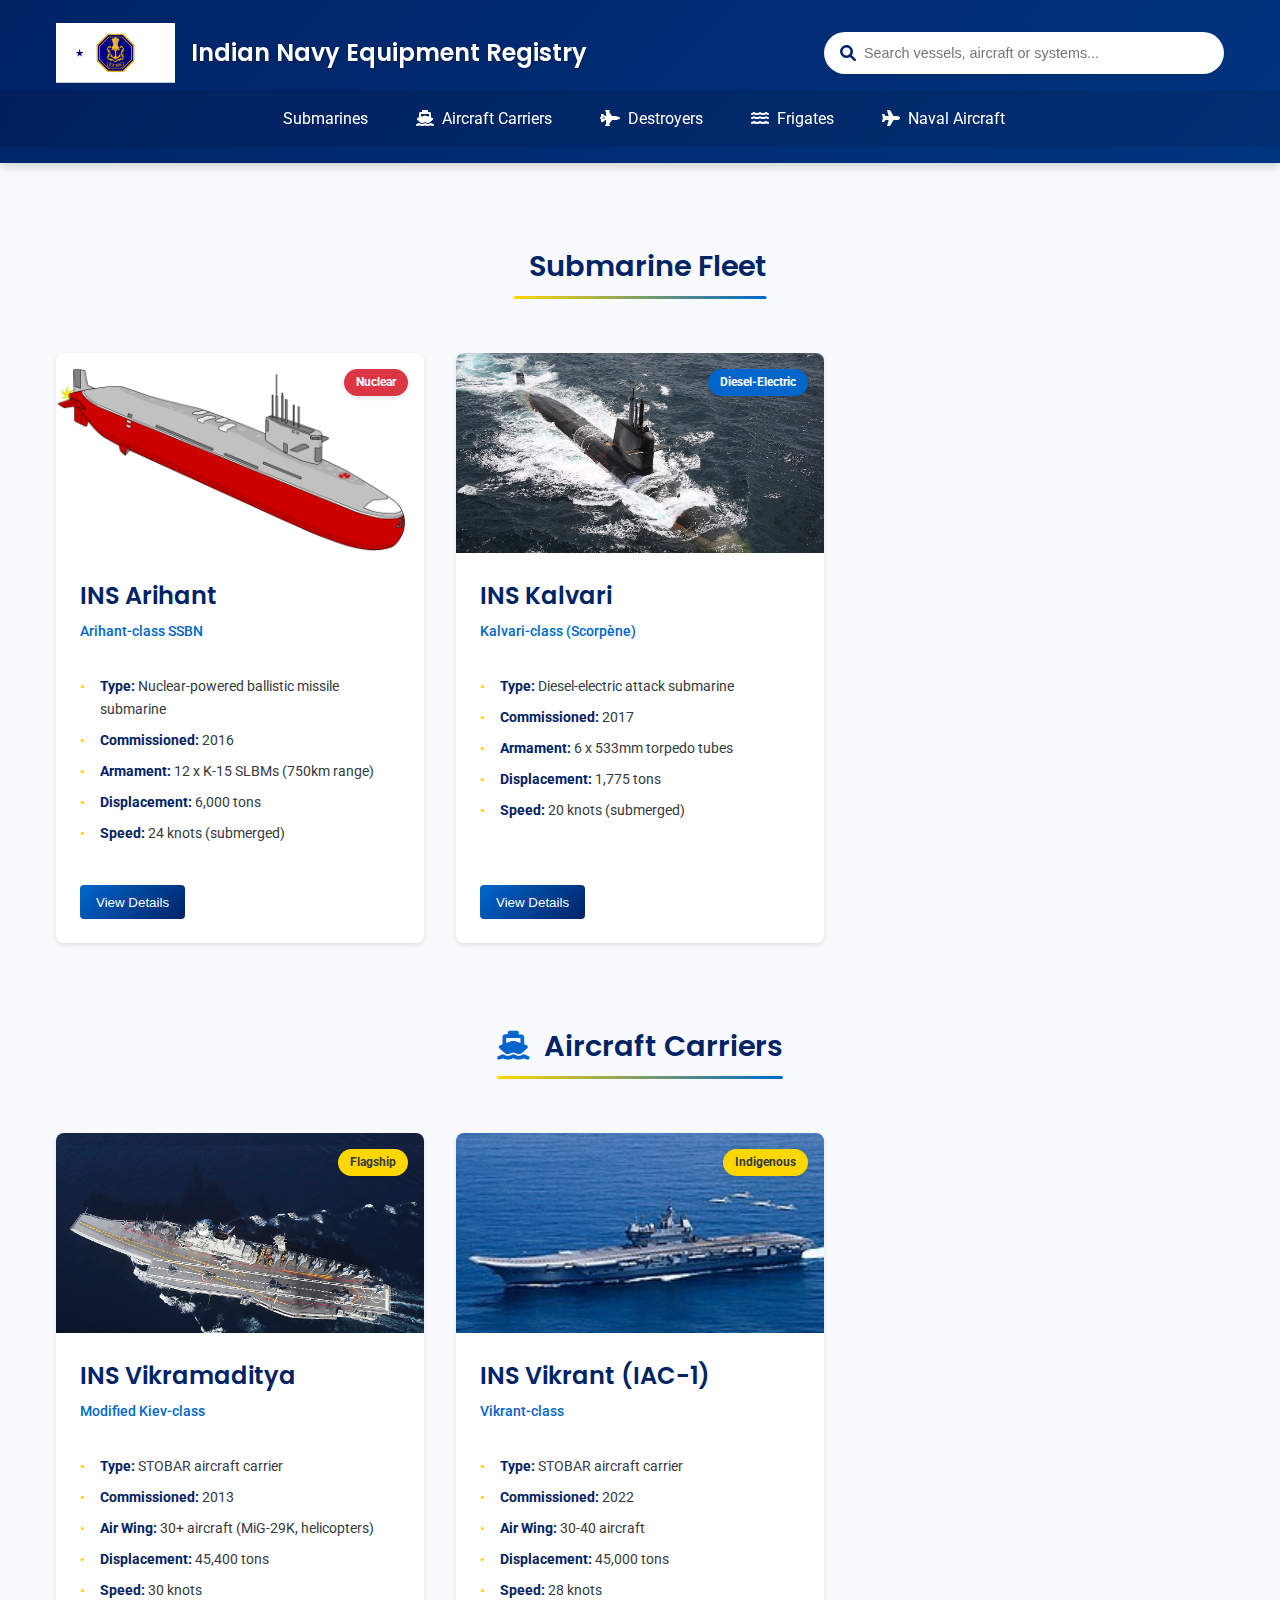
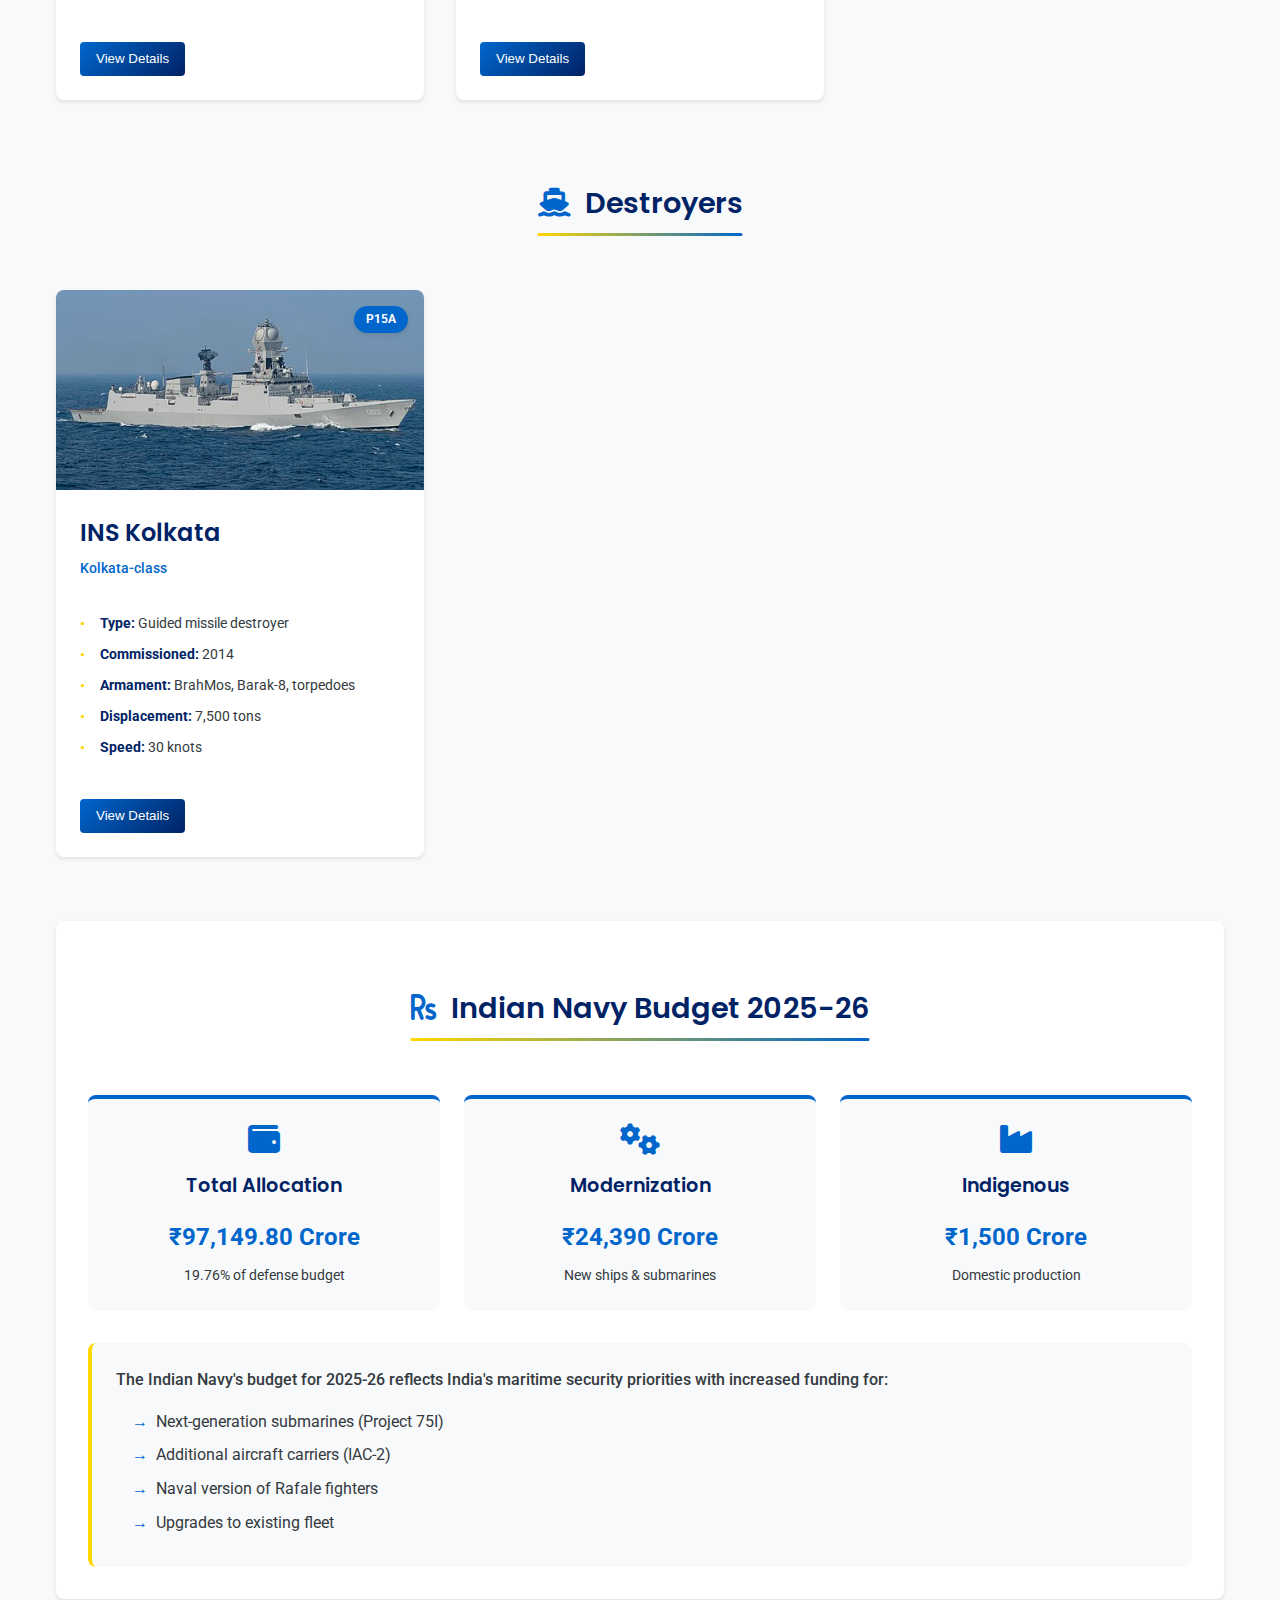
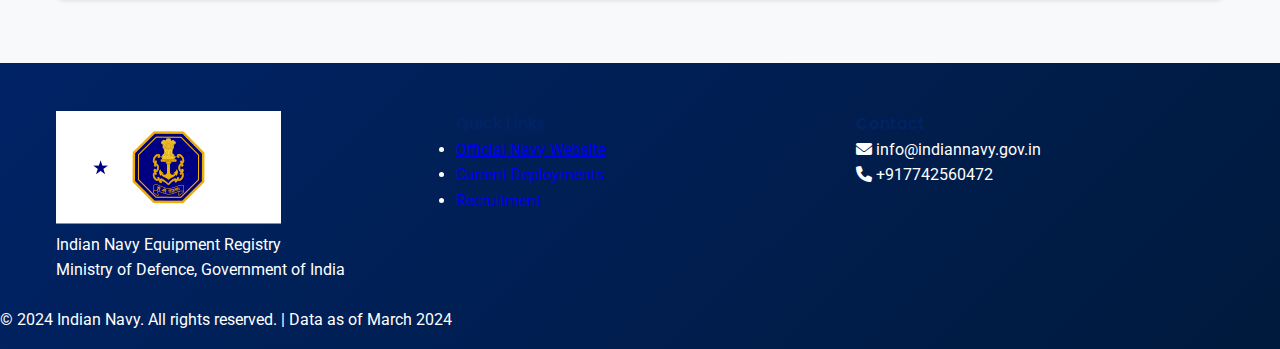
<file: index.html>
<!DOCTYPE html>
<html lang="en">
<head>
    <meta charset="UTF-8">
    <meta name="viewport" content="width=device-width, initial-scale=1.0">
    <title>Indian Navy - Complete Equipment Profile</title>
    <link rel="icon" type="image/webp" href="images/indn.webp">
    <link rel="stylesheet" href="styles.css">
    <link href="https://fonts.googleapis.com/css2?family=Poppins:wght@300;400;600;700&family=Roboto:wght@400;500&display=swap" rel="stylesheet">
    <link rel="stylesheet" href="https://cdnjs.cloudflare.com/ajax/libs/font-awesome/6.0.0-beta3/css/all.min.css">
</head>
<body>
    <header class="navy-header">
        <div class="header-content">
            <div class="logo-container">
                <img src="navy logo.png" alt="Indian Navy Logo" class="navy-logo">
                <h1>Indian Navy Equipment Registry</h1>
            </div>
            <div class="search-container">
                <input type="text" id="search" placeholder="Search vessels, aircraft or systems..." onkeyup="searchFunction()">
                <i class="fas fa-search search-icon"></i>
            </div>
        </div>
        <nav class="nav-menu">
            <ul>
                <li><a href="#submarines"><i class="fas fa-submarine"></i> Submarines</a></li>
                <li><a href="#carriers"><i class="fas fa-ship"></i> Aircraft Carriers</a></li>
                <li><a href="#destroyers"><i class="fas fa-fighter-jet"></i> Destroyers</a></li>
                <li><a href="#frigates"><i class="fas fa-water"></i> Frigates</a></li>
                <li><a href="#aircraft"><i class="fas fa-plane"></i> Naval Aircraft</a></li>
            </ul>
        </nav>
    </header>

    <main class="container">
        <!-- Submarines Section -->
        <section id="submarines" class="equipment-section">
            <h2 class="section-title"><i class="fas fa-submarine"></i> Submarine Fleet</h2>
            
            <div class="equipment-grid">
                <!-- Arihant Class -->
                <article class="equipment-card nuclear">
                    <div class="card-image">
                        <img src="images/Arihant_1.png" alt="INS Arihant">
                        <span class="badge">Nuclear</span>
                    </div>
                    <div class="card-content">
                        <h3>INS Arihant</h3>
                        <p class="class-name">Arihant-class SSBN</p>
                        <ul class="spec-list">
                            <li><strong>Type:</strong> Nuclear-powered ballistic missile submarine</li>
                            <li><strong>Commissioned:</strong> 2016</li>
                            <li><strong>Armament:</strong> 12 x K-15 SLBMs (750km range)</li>
                            <li><strong>Displacement:</strong> 6,000 tons</li>
                            <li><strong>Speed:</strong> 24 knots (submerged)</li>
                        </ul>
                        <a href="https://en.wikipedia.org/wiki/Kalvari-class_submarine_(2015)" >
                        <button class="details-btn">View Details</button></a>
                    </div>
                </article>

                <!-- Kalvari Class -->
                <article class="equipment-card">
                    <div class="card-image">
                        <img src="images/INS_Kalvari_(S21)_at_sea.jpg" alt="INS Kalvari">
                        <span class="badge">Diesel-Electric</span>
                    </div>
                    <div class="card-content">
                        <h3>INS Kalvari</h3>
                        <p class="class-name">Kalvari-class (Scorpène)</p>
                        <ul class="spec-list">
                            <li><strong>Type:</strong> Diesel-electric attack submarine</li>
                            <li><strong>Commissioned:</strong> 2017</li>
                            <li><strong>Armament:</strong> 6 x 533mm torpedo tubes</li>
                            <li><strong>Displacement:</strong> 1,775 tons</li>
                            <li><strong>Speed:</strong> 20 knots (submerged)</li>
                        </ul>
                        <a href="https://en.wikipedia.org/wiki/Kalvari-class_submarine_(2015)" >
                        <button class="details-btn">View Details</button></a>
                    </div>
                </article>

                <!-- Additional submarine cards would follow same pattern -->
            </div>
        </section>

        <!-- Aircraft Carriers Section -->
        <section id="carriers" class="equipment-section">
            <h2 class="section-title"><i class="fas fa-ship"></i> Aircraft Carriers</h2>
            
            <div class="equipment-grid">
                <!-- INS Vikramaditya -->
                <article class="equipment-card carrier">
                    <div class="card-image">
                        <img src="images/INS_Vikramaditya_(R33)_at_sea_with_its_full_complement_of_fighters.jpg" alt="INS Vikramaditya">
                        <span class="badge">Flagship</span>
                    </div>
                    <div class="card-content">
                        <h3>INS Vikramaditya</h3>
                        <p class="class-name">Modified Kiev-class</p>
                        <ul class="spec-list">
                            <li><strong>Type:</strong> STOBAR aircraft carrier</li>
                            <li><strong>Commissioned:</strong> 2013</li>
                            <li><strong>Air Wing:</strong> 30+ aircraft (MiG-29K, helicopters)</li>
                            <li><strong>Displacement:</strong> 45,400 tons</li>
                            <li><strong>Speed:</strong> 30 knots</li>
                        </ul>
                        <a href="https://en.wikipedia.org/wiki/Kiev-class_aircraft_carrier" >
                        <button class="details-btn">View Details</button></a>
                    </div>
                </article>

                <!-- INS Vikrant -->
                <article class="equipment-card carrier indigenous">
                    <div class="card-image">
                        <img src="images/INS_VIkrant_(R11)_underway_in_the_Arabian_Sea_with_4_Mig-29K_Fighter_Jet_performing_flypast.jpg" alt="INS Vikrant">
                        <span class="badge">Indigenous</span>
                    </div>
                    <div class="card-content">
                        <h3>INS Vikrant (IAC-1)</h3>
                        <p class="class-name">Vikrant-class</p>
                        <ul class="spec-list">
                            <li><strong>Type:</strong> STOBAR aircraft carrier</li>
                            <li><strong>Commissioned:</strong> 2022</li>
                            <li><strong>Air Wing:</strong> 30-40 aircraft</li>
                            <li><strong>Displacement:</strong> 45,000 tons</li>
                            <li><strong>Speed:</strong> 28 knots</li>
                        </ul>
                        <a href="https://en.wikipedia.org/wiki/Vikrant-class_aircraft_carrier" >
                        <button class="details-btn">View Details</button></a>
                    </div>
                </article>
            </div>
        </section>

        <!-- Destroyers Section -->
        <section id="destroyers" class="equipment-section">
            <h2 class="section-title"><i class="fas fa-ship"></i> Destroyers</h2>
            
            <div class="equipment-grid">
                <!-- Kolkata Class -->
                <article class="equipment-card destroyer">
                    <div class="card-image">
                        <img src="images/ins kolkata.jpg" alt="INS Kolkata" align="center">
                        <span class="badge">P15A</span>
                    </div>
                    <div class="card-content">
                        <h3>INS Kolkata</h3>
                        <p class="class-name">Kolkata-class</p>
                        <ul class="spec-list">
                            <li><strong>Type:</strong> Guided missile destroyer</li>
                            <li><strong>Commissioned:</strong> 2014</li>
                            <li><strong>Armament:</strong> BrahMos, Barak-8, torpedoes</li>
                            <li><strong>Displacement:</strong> 7,500 tons</li>
                            <li><strong>Speed:</strong> 30 knots</li>
                        </ul>
                        <a href="https://en.wikipedia.org/wiki/INS_Kolkata" >
                        <button class="details-btn">View Details</button></a>
                    </div>
                </article>

                <!-- Additional destroyer cards would follow same pattern -->
            </div>
        </article>
    </section>
        <!-- Additional destroyer cards would follow same pattern -->
    </div>
</section>

        <!-- Budget Section -->
        <section class="budget-section">
            <h2 class="section-title"><i class="fas fa-rupee-sign"></i> Indian Navy Budget 2025-26</h2>
            <div class="budget-highlights">
                <div class="budget-card total">
                    <i class="fas fa-wallet"></i>
                    <h3>Total Allocation</h3>
                    <p class="highlight">₹97,149.80 Crore</p>
                    <p>19.76% of defense budget</p>
                </div>
                <div class="budget-card modernization">
                    <i class="fas fa-cogs"></i>
                    <h3>Modernization</h3>
                    <p class="highlight">₹24,390 Crore</p>
                    <p>New ships & submarines</p>
                </div>
                <div class="budget-card indigenous">
                    <i class="fas fa-industry"></i>
                    <h3>Indigenous</h3>
                    <p class="highlight">₹1,500 Crore</p>
                    <p>Domestic production</p>
                </div>
            </div>
            <div class="budget-details">
                <p>The Indian Navy's budget for 2025-26 reflects India's maritime security priorities with increased funding for:</p>
                <ul>
                    <li>Next-generation submarines (Project 75I)</li>
                    <li>Additional aircraft carriers (IAC-2)</li>
                    <li>Naval version of Rafale fighters</li>
                    <li>Upgrades to existing fleet</li>
                </ul>
            </div>
        </section>
    </main>

    <footer class="navy-footer">
        <div class="footer-content">
            <div class="footer-section">
                <img src="navy logo.png" alt="Indian Navy Logo" class="footer-logo">
                <p>Indian Navy Equipment Registry<br>Ministry of Defence, Government of India</p>
            </div>
            <div class="footer-section">
                <h4>Quick Links</h4>
                <ul>
                    <li><a href="#">Official Navy Website</a></li>
                    <li><a href="#">Current Deployments</a></li>
                    <li><a href="#">Recruitment</a></li>
                </ul>
            </div>
            <div class="footer-section">
                <h4>Contact</h4>
                <p><i class="fas fa-envelope"></i> info@indiannavy.gov.in</p>
                <p><i class="fas fa-phone"></i> +917742560472</p>
            </div>
        </div>
        <div class="copyright">
            <p>© 2024 Indian Navy. All rights reserved. | Data as of March 2024</p>
        </div>
    </footer>

    <script>
        function searchFunction() {
            // Search functionality implementation
        }
    </script>
</body>
</html>
</file>
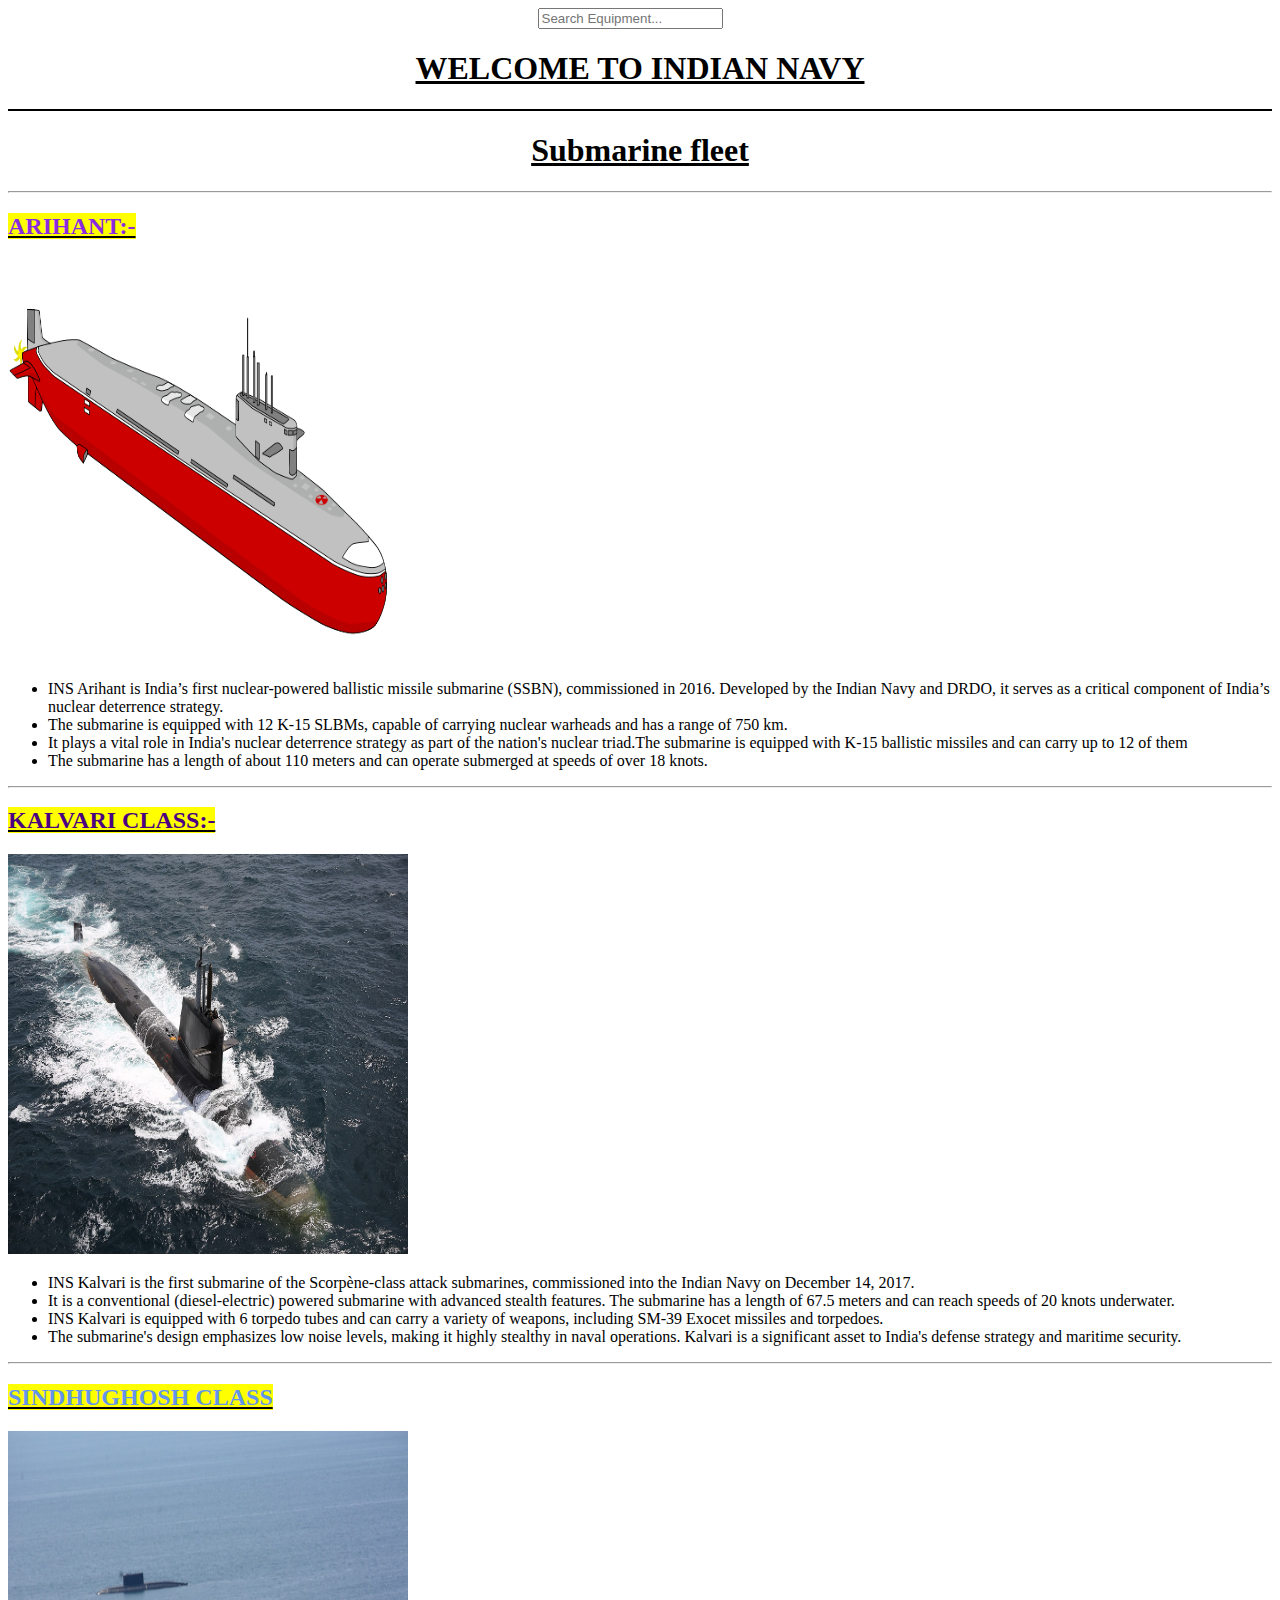
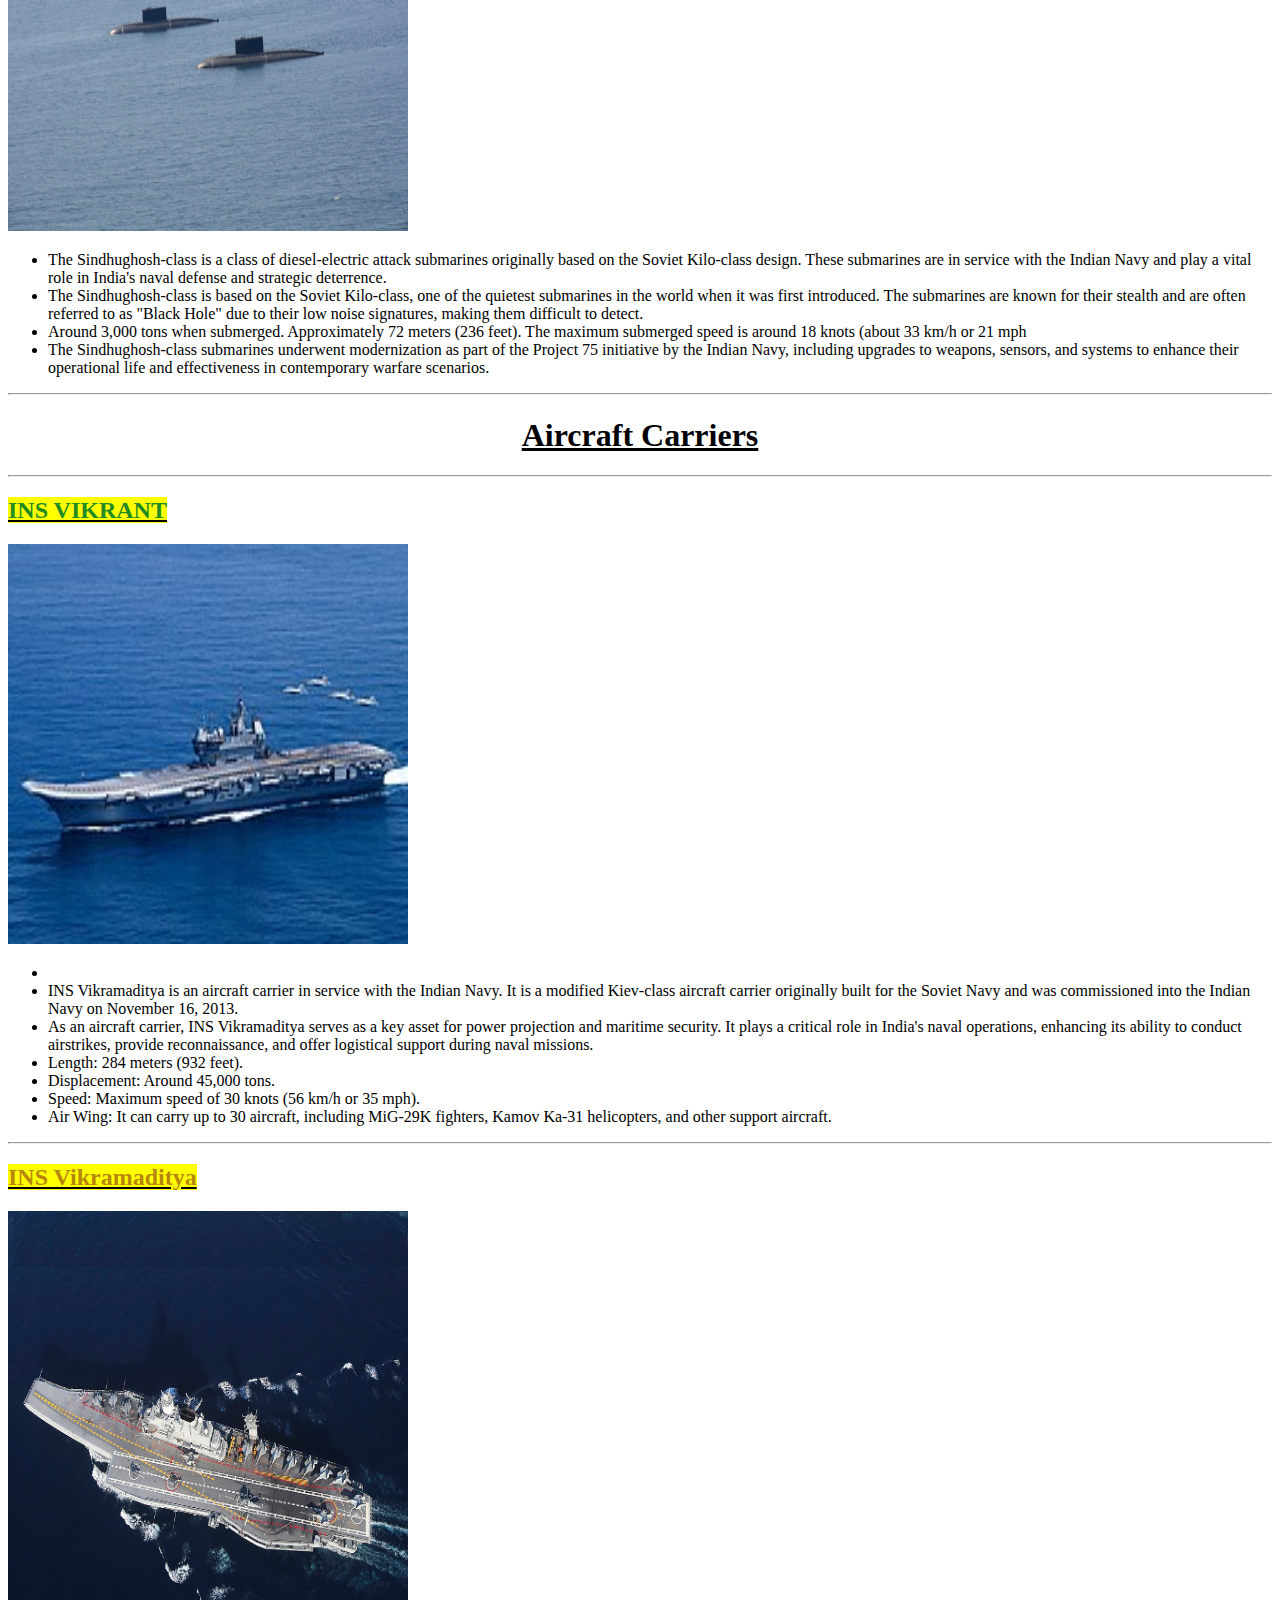
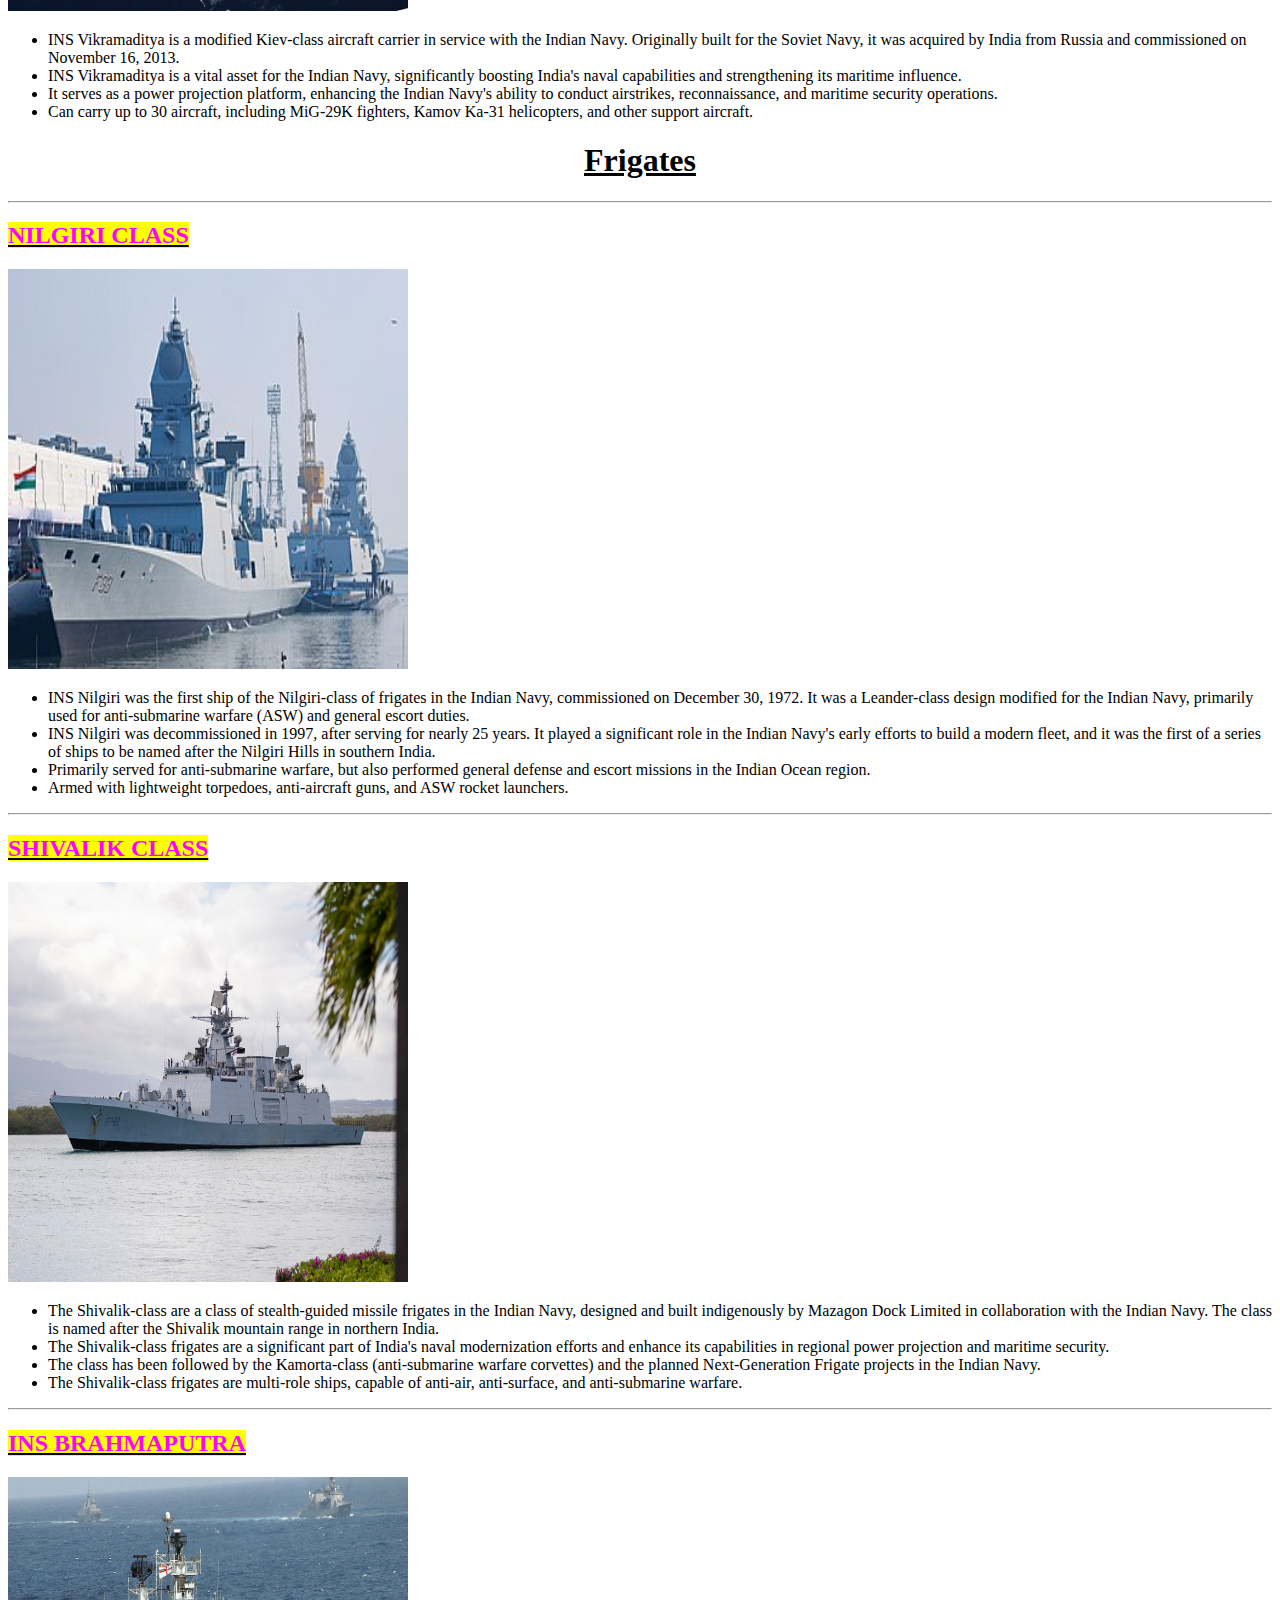
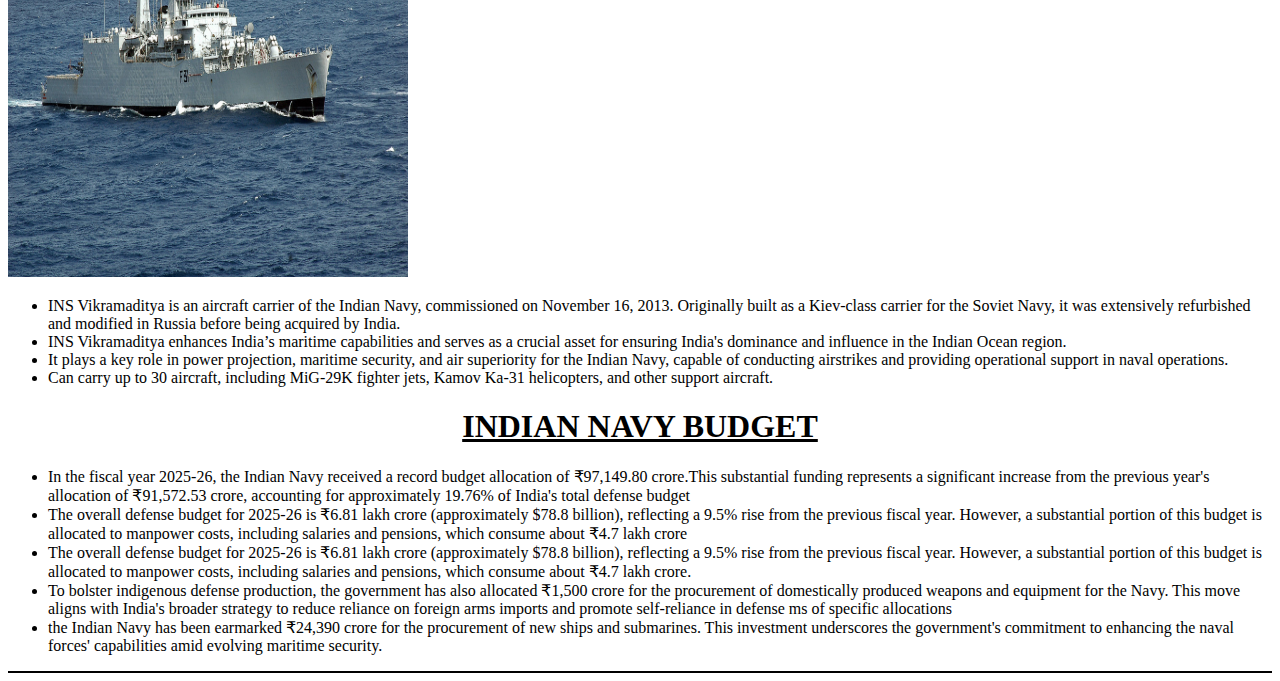
<file: index4.html>
<!DOCTYPE html>
<html lang="en">
<head>
  
    <title> INDIAN NAVY</title>
    <link rel="icon" type="images.webp" href="images/indn.webp">
</head>
<body >
    <header>
    <section class="search-section" align="center" >
        <input type="text" id="search" placeholder="Search Equipment..." onkeyup="searchFunction()">
    </section></header>
    <h1 align="center"><u> WELCOME TO INDIAN NAVY </u></h1>
    <hr border="3px" color="black">
    <h1 align="center"><u><b>Submarine fleet</b></u></h1><hr>
    <h2 border="3" align="left" > <u><b><mark style="color: blueviolet;">ARIHANT:-</mark></b></u></h2>
    <img src="images/Arihant_1.png"  sizes="400px" width="400px" height="400px" >
    <ul>
<li>INS Arihant is India’s first nuclear-powered ballistic missile submarine (SSBN), commissioned in 2016. Developed by the Indian Navy and DRDO, it serves as a critical component of India’s nuclear deterrence strategy. </li>
<li>The submarine is equipped with 12 K-15 SLBMs, capable of carrying nuclear warheads and has a range of 750 km. </li>
<li>It plays a vital role in India's nuclear deterrence strategy as part of the nation's nuclear triad.The submarine is equipped with K-15 ballistic missiles and can carry up to 12 of them</li>
<li> The submarine has a length of about 110 meters and can operate submerged at speeds of over 18 knots.</li>
    </ul><hr>
    <h2 border="3" align="left"><u><b> <mark style="color: indigo;">KALVARI CLASS:-</mark></b></u></h2>
    <img src="images/INS_Kalvari_(S21)_at_sea.jpg" sizes="400px" width="400px" height="400px" >
<ul>
<li>INS Kalvari is the first submarine of the Scorpène-class attack submarines, commissioned into the Indian Navy on December 14, 2017.</li>
<li>It is a conventional (diesel-electric) powered submarine with advanced stealth features. The submarine has a length of 67.5 meters and can reach speeds of 20 knots underwater.</li>
<li>INS Kalvari is equipped with 6 torpedo tubes and can carry a variety of weapons, including SM-39 Exocet missiles and torpedoes.</li>
<li>The submarine's design emphasizes low noise levels, making it highly stealthy in naval operations. Kalvari is a significant asset to India's defense strategy and maritime security.</li>
</ul><hr>
<h2 border="3" align="left"> <u><b><mark style="color: cornflowerblue;">SINDHUGHOSH CLASS</mark></b></u></h2>
<img src="images/Indian_Navy_submarines_on_Submarine_Day_2022_01.jpg" sizes="400px" width="400px" height="400px">
<ul>
<li>The Sindhughosh-class is a class of diesel-electric attack submarines originally based on the Soviet Kilo-class design. These submarines are in service with the Indian Navy and play a vital role in India's naval defense and strategic deterrence.</li>
<li>The Sindhughosh-class is based on the Soviet Kilo-class, one of the quietest submarines in the world when it was first introduced. The submarines are known for their stealth and are often referred to as "Black Hole" due to their low noise signatures, making them difficult to detect.</li>
<li> Around 3,000 tons when submerged. Approximately 72 meters (236 feet). The maximum submerged speed is around 18 knots (about 33 km/h or 21 mph</li>
<li>The Sindhughosh-class submarines underwent modernization as part of the Project 75 initiative by the Indian Navy, including upgrades to weapons, sensors, and systems to enhance their operational life and effectiveness in contemporary warfare scenarios.</li></ul>
<hr>
    <h1 align="center"> <u><b>Aircraft Carriers</b></u></h1><hr>
    <h2 align="left"><u><b><mark style="color: forestgreen;">INS VIKRANT</mark></b></u></h2>
    <img src="images/INS_VIkrant_(R11)_underway_in_the_Arabian_Sea_with_4_Mig-29K_Fighter_Jet_performing_flypast.jpg" sizes="400px" width="400px" height="400px" >
    <ul>
        <li></li>
<li>INS Vikramaditya is an aircraft carrier in service with the Indian Navy. It is a modified Kiev-class aircraft carrier originally built for the Soviet Navy and was commissioned into the Indian Navy on November 16, 2013.</li>
<li>As an aircraft carrier, INS Vikramaditya serves as a key asset for power projection and maritime security. It plays a critical role in India's naval operations, enhancing its ability to conduct airstrikes, provide reconnaissance, and offer logistical support during naval missions.</li>
<li>Length: 284 meters (932 feet).</li>
<li>Displacement: Around 45,000 tons.</li>
   <li> Speed: Maximum speed of 30 knots (56 km/h or 35 mph).</li>
    <li>Air Wing: It can carry up to 30 aircraft, including MiG-29K fighters, Kamov Ka-31 helicopters, and other support aircraft.</li>
    </ul><hr>
<h2 align="left"><u><b><mark style="color: darkgoldenrod;">INS Vikramaditya</mark></b></u></h2>
<img src="images/INS_Vikramaditya_(R33)_at_sea_with_its_full_complement_of_fighters.jpg" sizes="400px" width="400px" height="400px">
<ul>
    <li>INS Vikramaditya is a modified Kiev-class aircraft carrier in service with the Indian Navy. Originally built for the Soviet Navy, it was acquired by India from Russia and commissioned on November 16, 2013.</li>
<li>INS Vikramaditya is a vital asset for the Indian Navy, significantly boosting India's naval capabilities and strengthening its maritime influence.</li>
<li> It serves as a power projection platform, enhancing the Indian Navy's ability to conduct airstrikes, reconnaissance, and maritime security operations.</li>
<li>Can carry up to 30 aircraft, including MiG-29K fighters, Kamov Ka-31 helicopters, and other support aircraft.</li>
</ul>
<h1 align="center"><u><b>Frigates</b></u></h2><hr>
    <h2 align="left"> <u><b><mark style="color: fuchsia;"> NILGIRI CLASS</mark></b></u></h2>
    <img src="images/INS_Nilgiri,_INS_Surat_and_INS_Vagsheer_during_comissioning_ceremony.jpg" sizes="400px" width="400px" height="400px">
    <ul><li>INS Nilgiri was the first ship of the Nilgiri-class of frigates in the Indian Navy, commissioned on December 30, 1972. It was a Leander-class design modified for the Indian Navy, primarily used for anti-submarine warfare (ASW) and general escort duties.</li>
    <li>INS Nilgiri was decommissioned in 1997, after serving for nearly 25 years. It played a significant role in the Indian Navy's early efforts to build a modern fleet, and it was the first of a series of ships to be named after the Nilgiri Hills in southern India.</li>
    <li>Primarily served for anti-submarine warfare, but also performed general defense and escort missions in the Indian Ocean region.</li>
    <li> Armed with lightweight torpedoes, anti-aircraft guns, and ASW rocket launchers.</li>
    </ul><hr>
    <h2 align="left"> <u><b><mark style="color: fuchsia;"> SHIVALIK CLASS</mark></b></u></h2>
    <img src="images/INS_Satpura_(1).jpg" sizes="400px" height="400px" width="400px">
    <ul><li>The Shivalik-class are a class of stealth-guided missile frigates in the Indian Navy, designed and built indigenously by Mazagon Dock Limited in collaboration with the Indian Navy. The class is named after the Shivalik mountain range in northern India.</li>
    <li>The Shivalik-class frigates are a significant part of India's naval modernization efforts and enhance its capabilities in regional power projection and maritime security.</li>
    <li> The class has been followed by the Kamorta-class (anti-submarine warfare corvettes) and the planned Next-Generation Frigate projects in the Indian Navy.</li>
    <li>The Shivalik-class frigates are multi-role ships, capable of anti-air, anti-surface, and anti-submarine warfare.</li>
    </ul><hr>
    <h2 align="left"> <u><b><mark style="color: fuchsia;">INS BRAHMAPUTRA</mark></b></u></h2>
<img src="1280px-INS_Brahmaputra_Malabar_07 5.jpg" sizes="400px" height="400px" width="400px">
<ul>
<li>INS Vikramaditya is an aircraft carrier of the Indian Navy, commissioned on November 16, 2013. Originally built as a Kiev-class carrier for the Soviet Navy, it was extensively refurbished and modified in Russia before being acquired by India.</li>
<li>INS Vikramaditya enhances India’s maritime capabilities and serves as a crucial asset for ensuring India's dominance and influence in the Indian Ocean region.</li>
<li>It plays a key role in power projection, maritime security, and air superiority for the Indian Navy, capable of conducting airstrikes and providing operational support in naval operations.</li>
<li>Can carry up to 30 aircraft, including MiG-29K fighter jets, Kamov Ka-31 helicopters, and other support aircraft.</li>
</ul>

<h1 align="center"><u><b>INDIAN NAVY BUDGET</b></u></h1>

 
 <ul> <li>In the fiscal year 2025-26, the Indian Navy received a record budget allocation of <span class="highlight"> ₹97,149.80 crore</span>.This substantial funding represents a significant increase from the previous year's allocation of ₹91,572.53 crore, accounting for approximately 19.76% of India's total defense budget </li>
   <li>The overall defense budget for 2025-26 is ₹6.81 lakh crore (approximately $78.8 billion), reflecting a 9.5% rise from the previous fiscal year. However, a substantial portion of this budget is allocated to manpower costs, including salaries and pensions, which consume about ₹4.7 lakh crore </li>
   <li>The overall defense budget for 2025-26 is ₹6.81 lakh crore (approximately $78.8 billion), reflecting a 9.5% rise from the previous fiscal year. However, a substantial portion of this budget is allocated to manpower costs, including salaries and pensions, which consume about ₹4.7 lakh crore. </li>
  <li>To bolster indigenous defense production, the government has also allocated ₹1,500 crore for the procurement of domestically produced weapons and equipment for the Navy. This move aligns with India's broader strategy to reduce reliance on foreign arms imports and promote self-reliance in defense ms of specific allocations</li>
 <li> the Indian Navy has been earmarked ₹24,390 crore for the procurement of new ships and submarines. This investment underscores the government's commitment to enhancing the naval forces' capabilities amid evolving maritime security. </li></ul>
<hr color="black">
</body>
</html>
</file>
<file: styles.css>
:root {
    --navy-blue: #002366;
    --light-blue: #0066cc;
    --gold: #FFD700;
    --white: #ffffff;
    --light-gray: #f8f9fa;
    --medium-gray: #e9ecef;
    --dark-gray: #343a40;
    --success: #28a745;
    --danger: #dc3545;
    --warning: #ffc107;
    --info: #17a2b8;
    --shadow-sm: 0 2px 4px rgba(0,0,0,0.1);
    --shadow-md: 0 4px 8px rgba(0,0,0,0.15);
    --shadow-lg: 0 8px 16px rgba(0,0,0,0.2);
    --transition: all 0.3s ease;
}

* {
    margin: 0;
    padding: 0;
    box-sizing: border-box;
}

body {
    font-family: 'Roboto', sans-serif;
    line-height: 1.6;
    color: var(--dark-gray);
    background-color: var(--light-gray);
    overflow-x: hidden;
}

h1, h2, h3, h4 {
    font-family: 'Poppins', sans-serif;
    font-weight: 600;
    color: var(--navy-blue);
}

.navy-header {
    background: linear-gradient(135deg, var(--navy-blue), #003580);
    color: white;
    padding: 1rem 0;
    position: sticky;
    top: 0;
    z-index: 1000;
    box-shadow: var(--shadow-md);
}

.header-content {
    max-width: 1200px;
    margin: 0 auto;
    padding: 0 1rem;
    display: flex;
    flex-wrap: wrap;
    justify-content: space-between;
    align-items: center;
}

.logo-container {
    display: flex;
    align-items: center;
    gap: 1rem;
}

.navy-logo {
    height: 60px;
    width: auto;
}

.logo-container h1 {
    color: white;
    font-size: 1.5rem;
    text-shadow: 1px 1px 3px rgba(0,0,0,0.3);
}

.search-container {
    position: relative;
    width: 100%;
    max-width: 400px;
    margin: 1rem 0;
}

.search-container input {
    width: 100%;
    padding: 0.8rem 1rem 0.8rem 2.5rem;
    border-radius: 50px;
    border: none;
    font-size: 0.9rem;
    box-shadow: var(--shadow-sm);
    transition: var(--transition);
}

.search-container input:focus {
    outline: none;
    box-shadow: 0 0 0 2px var(--gold);
}

.search-icon {
    position: absolute;
    left: 1rem;
    top: 50%;
    transform: translateY(-50%);
    color: var(--navy-blue);
}

.nav-menu {
    width: 100%;
    background-color: rgba(0,0,0,0.1);
    backdrop-filter: blur(5px);
}

.nav-menu ul {
    display: flex;
    justify-content: center;
    flex-wrap: wrap;
    list-style: none;
    max-width: 1200px;
    margin: 0 auto;
}

.nav-menu li {
    margin: 0.5rem;
}

.nav-menu a {
    color: white;
    text-decoration: none;
    padding: 0.5rem 1rem;
    border-radius: 4px;
    display: flex;
    align-items: center;
    gap: 0.5rem;
    transition: var(--transition);
}

.nav-menu a:hover {
    background-color: rgba(255,255,255,0.2);
}

.container {
    max-width: 1200px;
    margin: 2rem auto;
    padding: 0 1rem;
}

.equipment-section {
    margin: 3rem 0;
}

.section-title {
    text-align: center;
    margin: 2rem 0;
    font-size: 1.8rem;
    position: relative;
    display: inline-block;
    left: 50%;
    transform: translateX(-50%);
}

.section-title i {
    margin-right: 0.5rem;
    color: var(--light-blue);
}

.section-title::after {
    content: '';
    position: absolute;
    bottom: -10px;
    left: 0;
    width: 100%;
    height: 3px;
    background: linear-gradient(90deg, var(--gold), var(--light-blue));
    border-radius: 3px;
}

.equipment-grid {
    display: grid;
    grid-template-columns: repeat(auto-fill, minmax(350px, 1fr));
    gap: 2rem;
    margin-top: 2rem;
}

.equipment-card {
    background: white;
    border-radius: 8px;
    overflow: hidden;
    box-shadow: var(--shadow-sm);
    transition: var(--transition);
    display: flex;
    flex-direction: column;
}

.equipment-card:hover {
    transform: translateY(-5px);
    box-shadow: var(--shadow-lg);
}

.card-image {
    position: relative;
    height: 200px;
    overflow: hidden;
}

.card-image img {
    width: 100%;
    height: 100%;
    object-fit: cover;
    transition: var(--transition);
}

.equipment-card:hover .card-image img {
    transform: scale(1.05);
}

.badge {
    position: absolute;
    top: 1rem;
    right: 1rem;
    background-color: var(--light-blue);
    color: white;
    padding: 0.25rem 0.75rem;
    border-radius: 50px;
    font-size: 0.75rem;
    font-weight: bold;
    box-shadow: var(--shadow-sm);
}

.nuclear .badge {
    background-color: var(--danger);
}

.indigenous .badge {
    background-color: var(--success);
}

.carrier .badge {
    background-color: var(--gold);
    color: var(--dark-gray);
}

.card-content {
    padding: 1.5rem;
    flex-grow: 1;
    display: flex;
    flex-direction: column;
}

.card-content h3 {
    font-size: 1.5rem;
    margin-bottom: 0.25rem;
    color: var(--navy-blue);
}

.class-name {
    color: var(--light-blue);
    font-weight: 500;
    margin-bottom: 1rem;
    font-size: 0.9rem;
}

.spec-list {
    list-style: none;
    margin: 1rem 0;
    flex-grow: 1;
}

.spec-list li {
    margin-bottom: 0.5rem;
    position: relative;
    padding-left: 1.25rem;
    font-size: 0.9rem;
}

.spec-list li::before {
    content: '•';
    color: var(--gold);
    font-weight: bold;
    position: absolute;
    left: 0;
}

.spec-list strong {
    color: var(--navy-blue);
}

.details-btn {
    background: linear-gradient(135deg, var(--light-blue), var(--navy-blue));
    color: white;
    border: none;
    padding: 0.6rem 1rem;
    border-radius: 4px;
    cursor: pointer;
    font-weight: 500;
    margin-top: 1rem;
    transition: var(--transition);
    align-self: flex-start;
}

.details-btn:hover {
    background: linear-gradient(135deg, var(--navy-blue), var(--light-blue));
    box-shadow: var(--shadow-sm);
}

.budget-section {
    background: white;
    padding: 2rem;
    border-radius: 8px;
    margin: 4rem 0;
    box-shadow: var(--shadow-sm);
}

.budget-highlights {
    display: grid;
    grid-template-columns: repeat(auto-fit, minmax(250px, 1fr));
    gap: 1.5rem;
    margin: 2rem 0;
}

.budget-card {
    background: var(--light-gray);
    padding: 1.5rem;
    border-radius: 8px;
    text-align: center;
    transition: var(--transition);
    border-top: 4px solid var(--light-blue);
    display: flex;
    flex-direction: column;
    align-items: center;
}

.budget-card:hover {
    transform: translateY(-5px);
    box-shadow: var(--shadow-md);
}

.budget-card i {
    font-size: 2rem;
    margin-bottom: 1rem;
    color: var(--light-blue);
}

.budget-card h3 {
    font-size: 1.2rem;
    margin-bottom: 0.5rem;
}

.highlight {
    font-size: 1.5rem;
    font-weight: 700;
    color: var(--light-blue);
    margin: 0.5rem 0;
}

.budget-card p:last-child {
    font-size: 0.9rem;
    color: var(--dark-gray);
}

.budget-details {
    margin-top: 2rem;
    padding: 1.5rem;
    background: var(--light-gray);
    border-radius: 8px;
    border-left: 4px solid var(--gold);
}

.budget-details p {
    margin-bottom: 1rem;
    font-weight: 500;
}

.budget-details ul {
    list-style: none;
    margin-left: 1rem;
}

.budget-details li {
    margin-bottom: 0.5rem;
    position: relative;
    padding-left: 1.5rem;
}

.budget-details li::before {
    content: '→';
    color: var(--light-blue);
    position: absolute;
    left: 0;
}

.navy-footer {
    background: linear-gradient(135deg, var(--navy-blue), #001a3d);
    color: white;
    padding: 3rem 0 1rem;
    margin-top: 4rem;
}

.footer-content {
    max-width: 1200px;
    margin: 0 auto;
    padding: 0 1rem;
    display: grid;
    grid-template-columns: repeat(auto-fit, minmax(250px, 1fr));
    gap: 2rem;
}

.footer-section {
    margin-bottom: 1.5rem;
}

.footer-logo {
</file>
